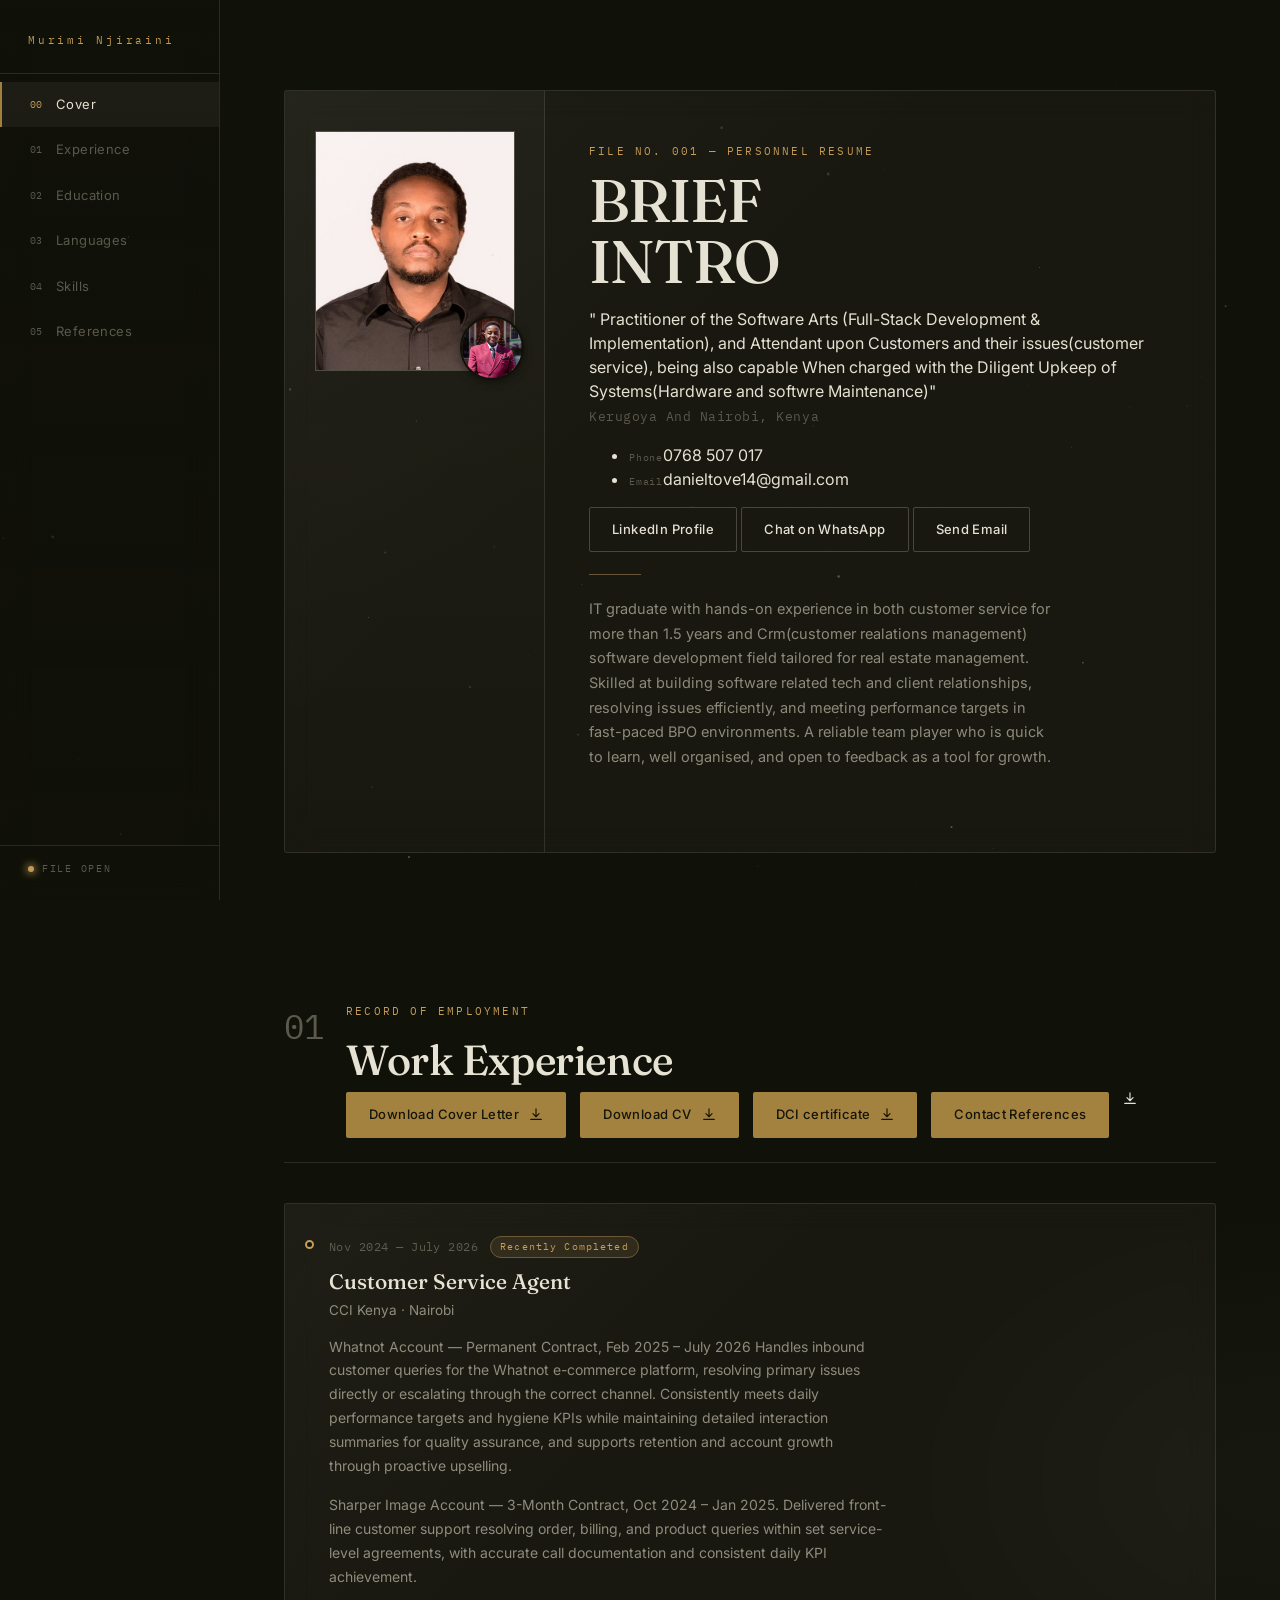
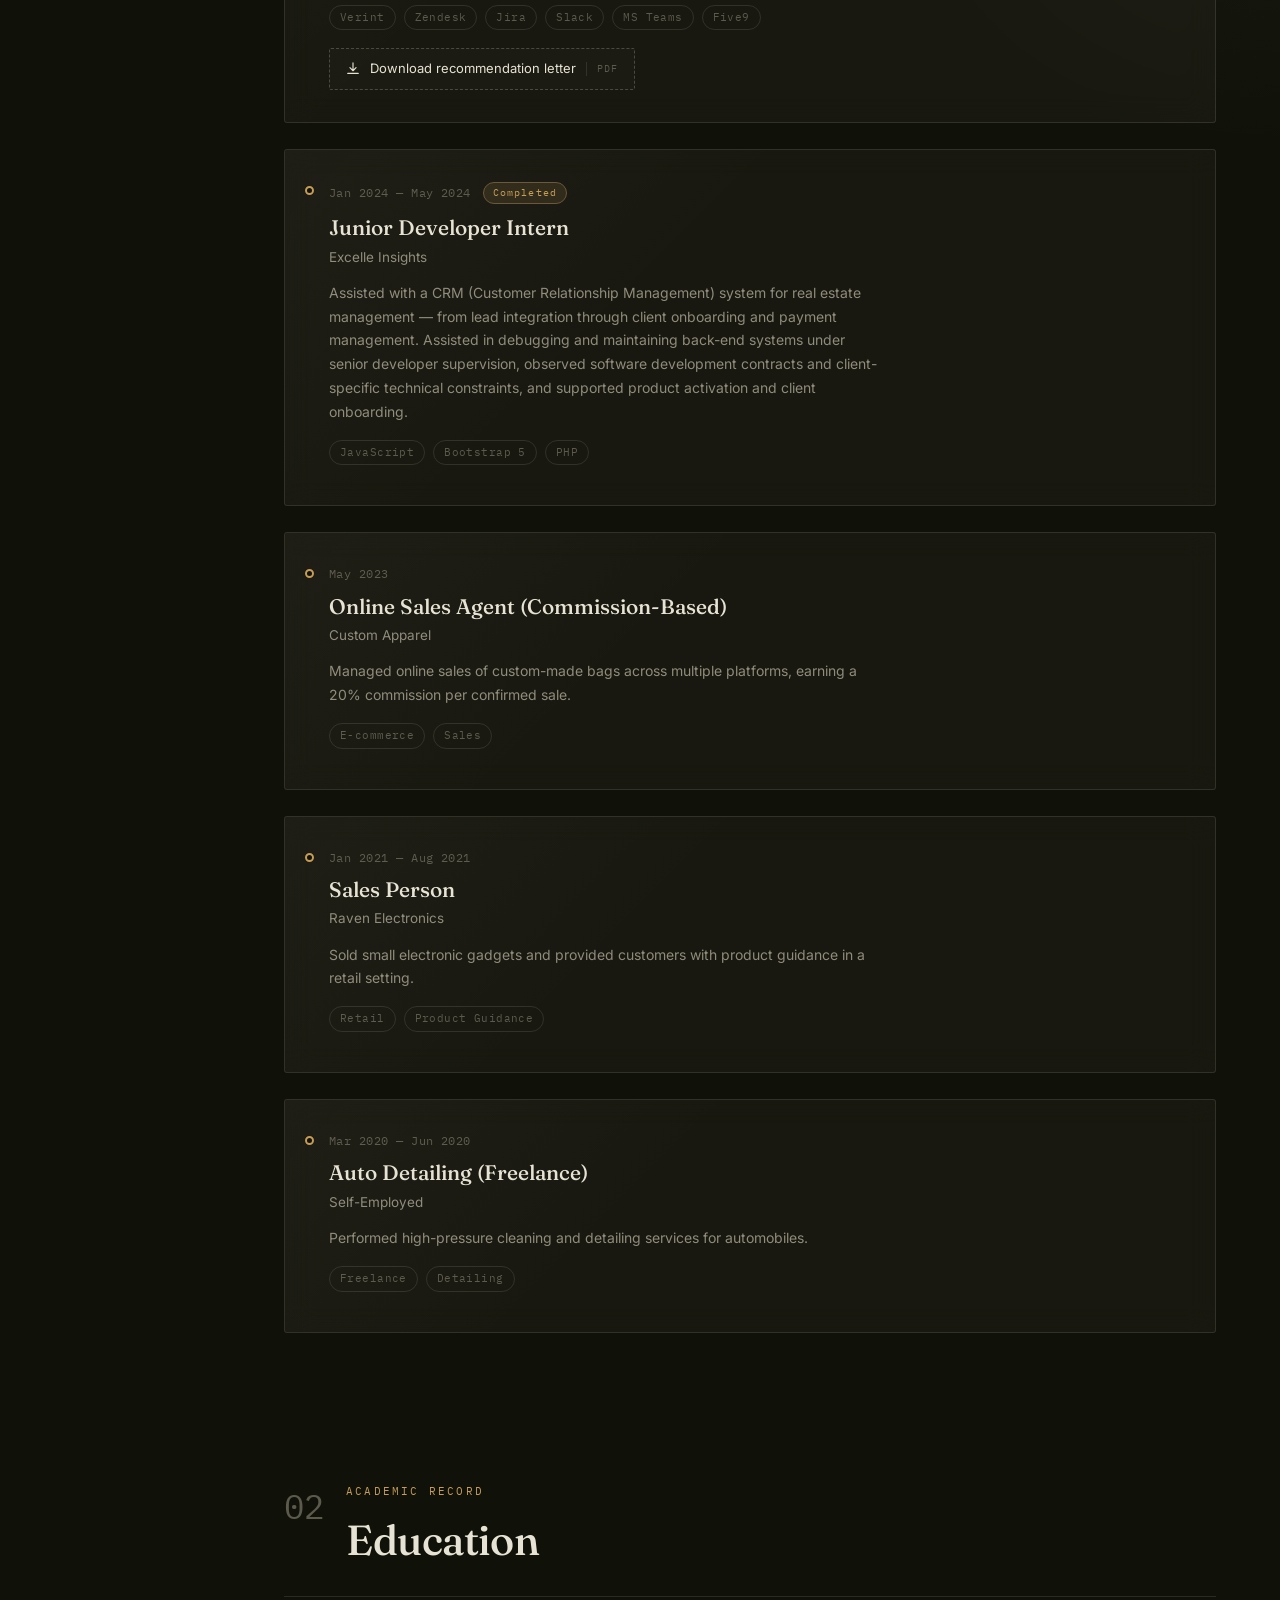
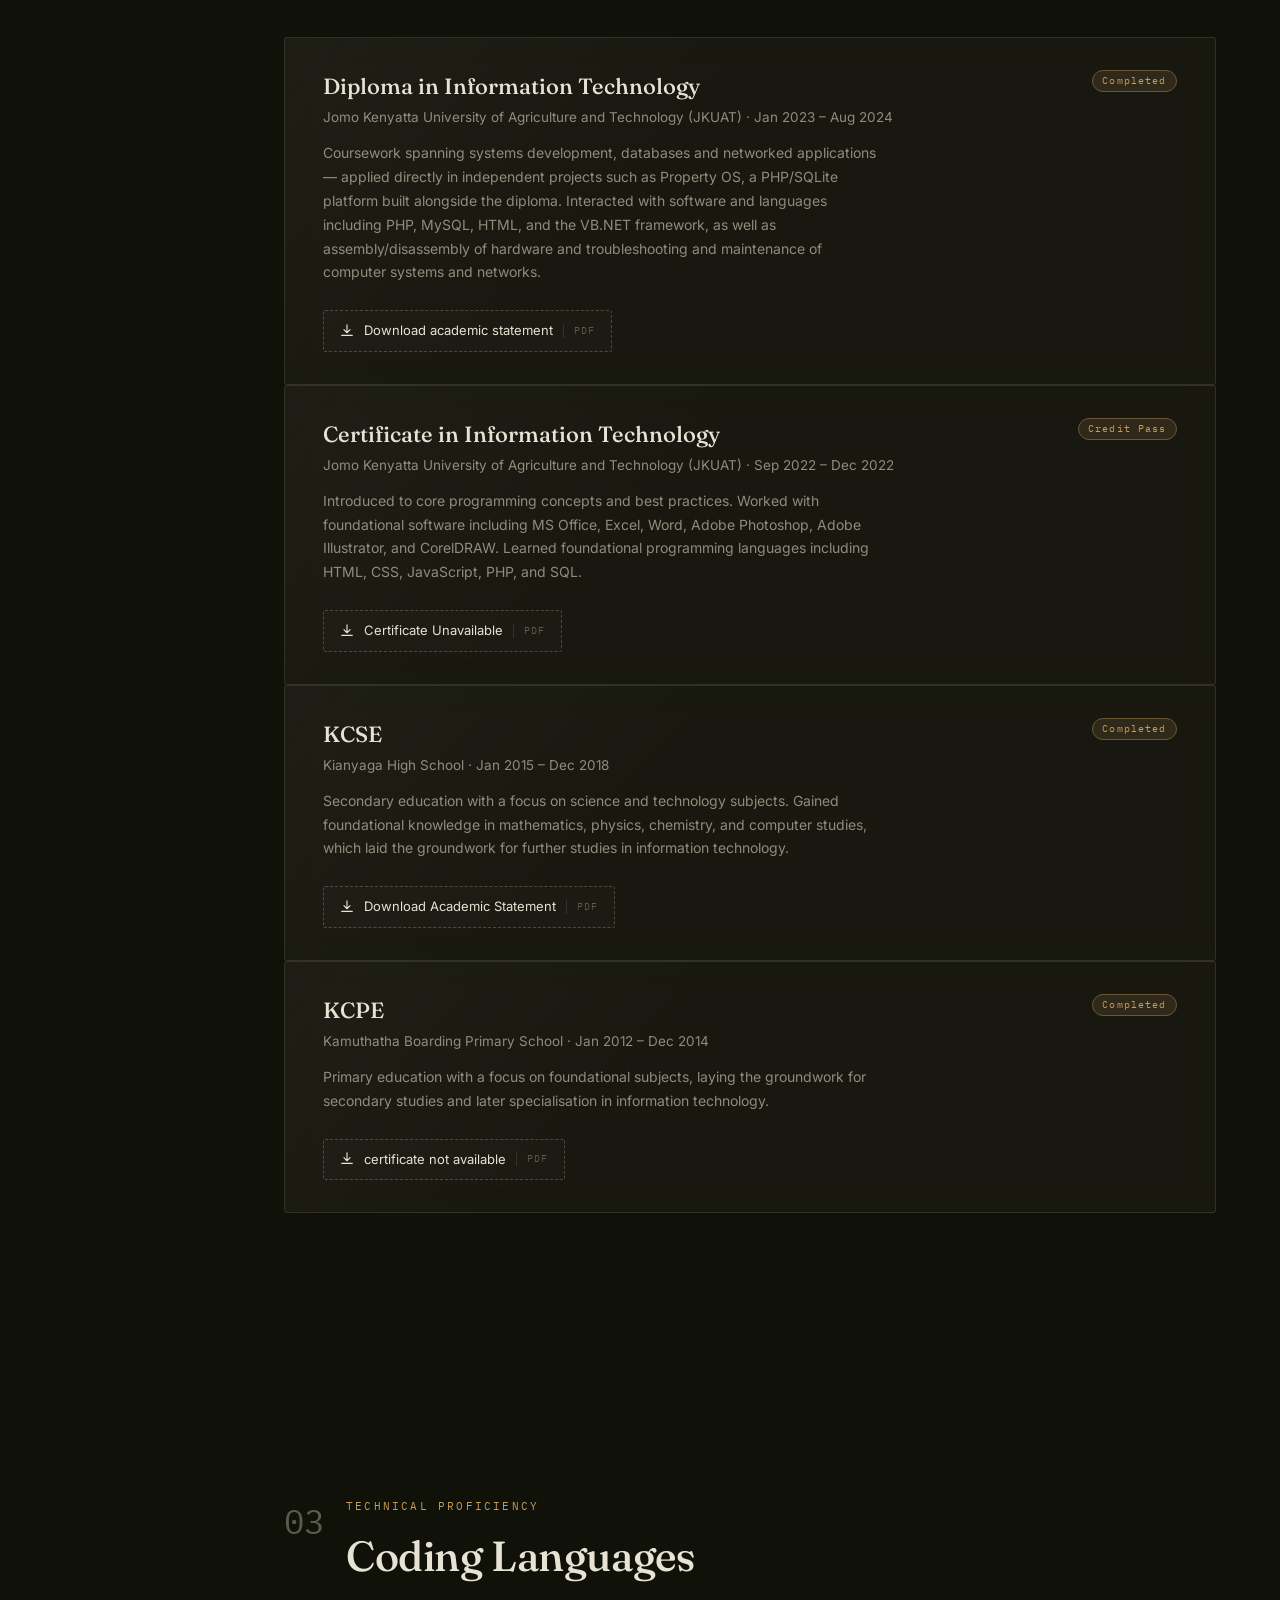
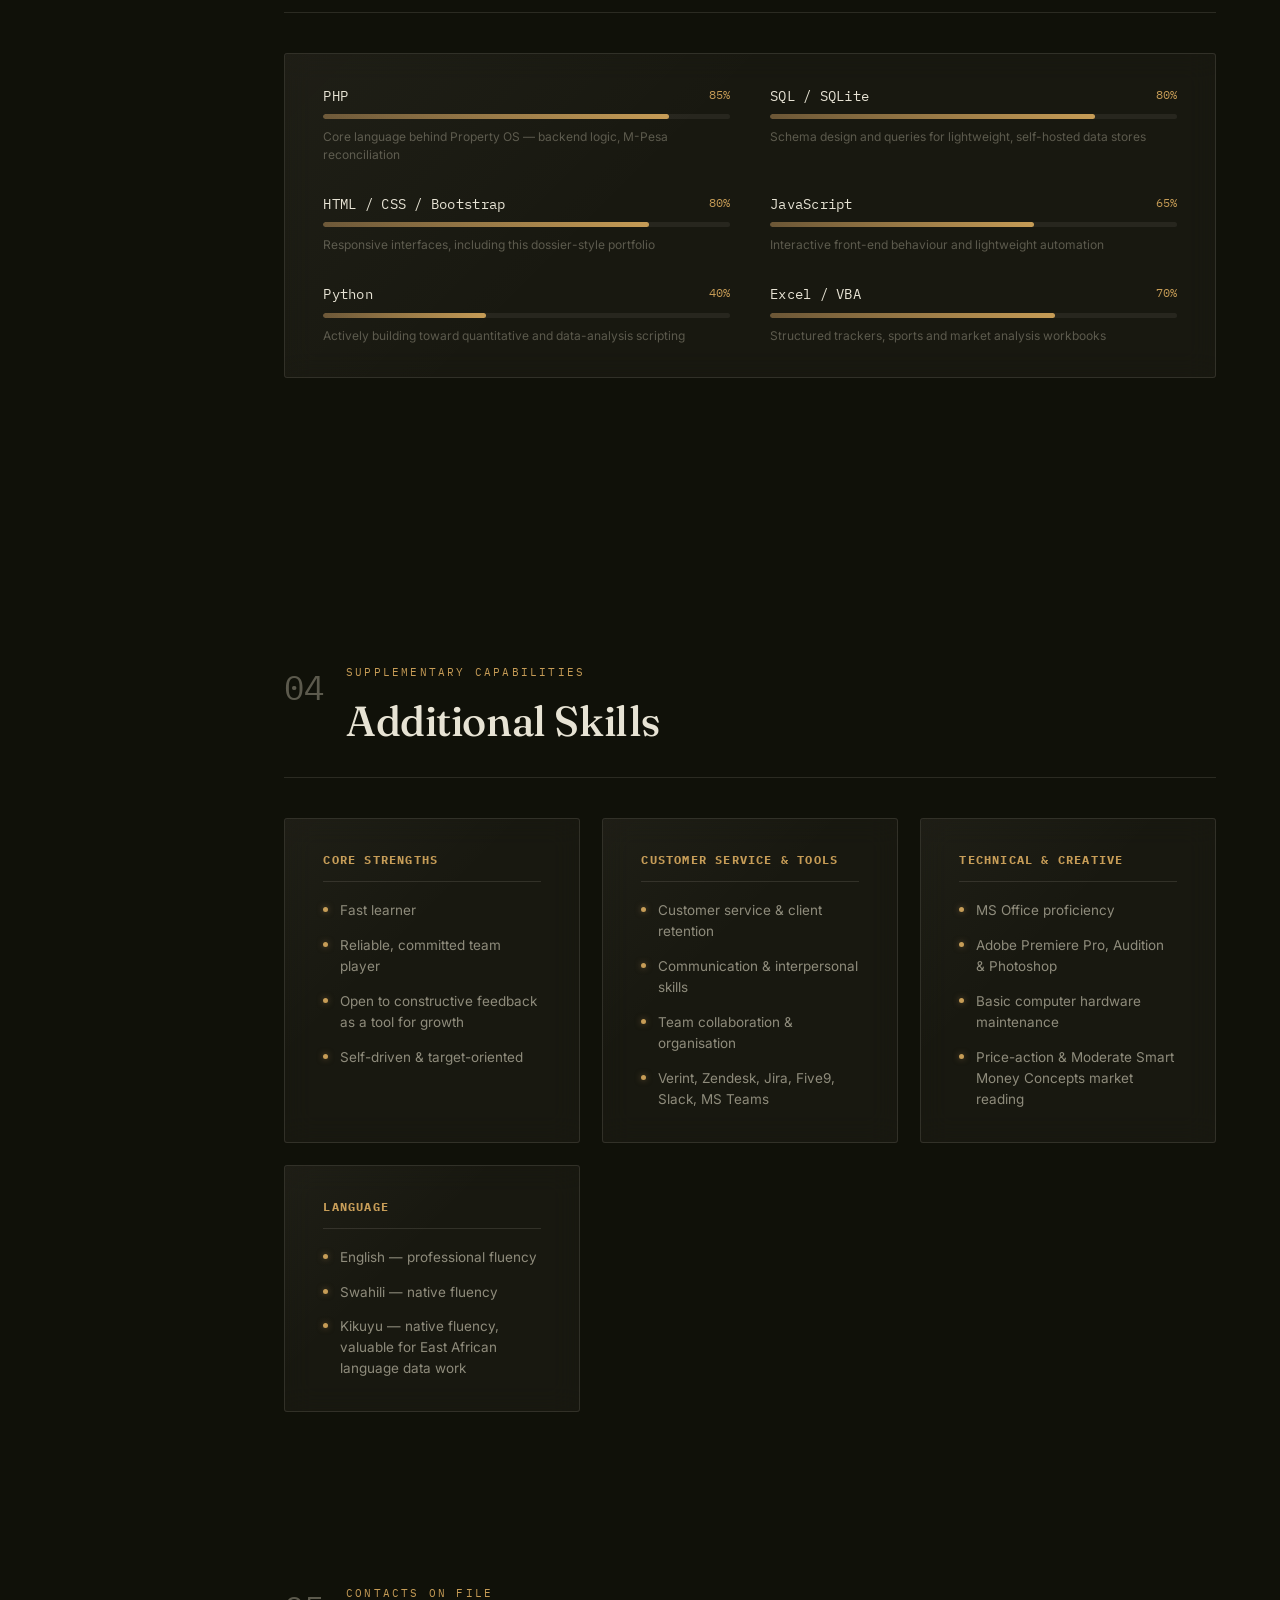
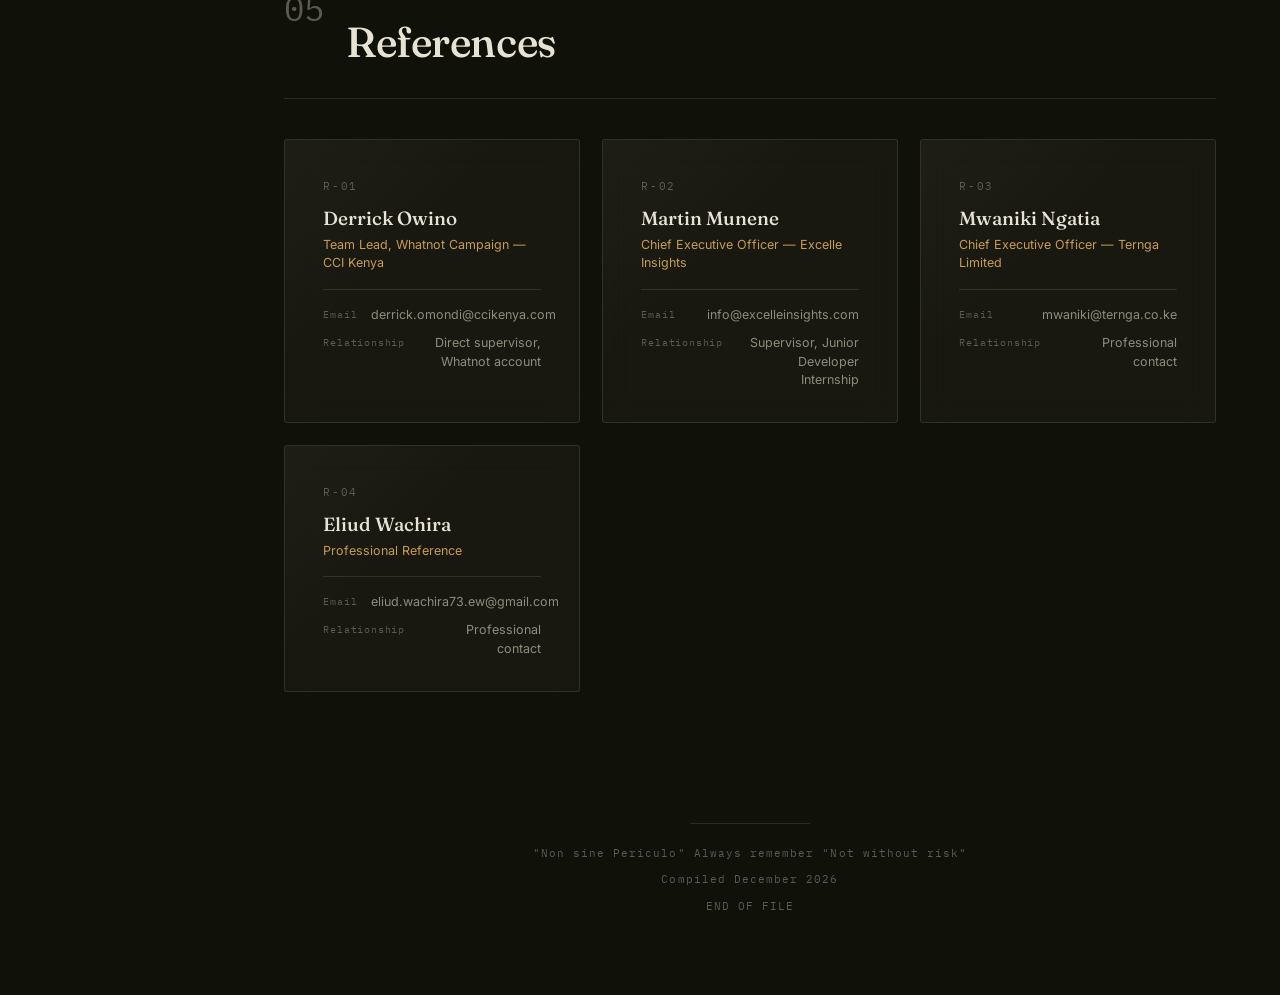
<file: index.html>
<!DOCTYPE html>
<html lang="en">
<head>
<meta charset="UTF-8">
<meta name="viewport" content="width=device-width, initial-scale=1.0">
<title>Portfolio — Dossier</title>
<meta name="description" content="Portfolio of Daniel Murimi Njiraini — IT Developer & Customer service and Systems Professional.">

<link rel="preconnect" href="https://fonts.googleapis.com">
<link rel="preconnect" href="https://fonts.gstatic.com" crossorigin>
<link href="https://fonts.googleapis.com/css2?family=Fraunces:opsz,wght@9..144,300;9..144,400;9..144,500;9..144,600&family=Inter:wght@300;400;500;600&family=IBM+Plex+Mono:wght@400;500&display=swap" rel="stylesheet">

<link rel="stylesheet" href="css/style.css">
</head>
<body>

<!-- grain overlay -->
<svg class="grain-svg grain-container" aria-hidden="true" style="position: fixed; top: 0; left: 0; width: 100%; height: 100%; pointer-events: none; z-index: 9999;">
  <filter id="heavyGrainFilter">
    <feTurbulence id="grainTurbulence" type="fractalNoise" baseFrequency="1.95" numOctaves="6" stitchTiles="stitch" result="noise"/>
    <feDisplacementMap in="SourceGraphic" in2="noise" scale="15" xChannelSelector="R" yChannelSelector="G"/>
    <feColorMatrix in="noise" type="matrix"
      values="0 0 0 0 0
              0 0 0 0 0
              0 0 0 0 0
              0 0 0 0.65 0"/>
  </filter>
  <rect width="100%" height="100%" filter="url(#heavyGrainFilter)"/>
</svg>

<!-- Particle Canvas -->
<canvas id="particleCanvas" aria-hidden="true" style="position: fixed; top: 0; left: 0; width: 100%; height: 100%; pointer-events: none; z-index: 9998;"></canvas>

<!-- side ledger nav -->
<nav class="ledger-nav" aria-label="Section navigation">
  <div class="ledger-mark">Murimi Njiraini</div>
  <ul>
    <li><a href="#cover" class="ledger-link active" data-target="cover"><span class="tab-num">00</span><span class="tab-name">Cover</span></a></li>
    <li><a href="#experience" class="ledger-link" data-target="experience"><span class="tab-num">01</span><span class="tab-name">Experience</span></a></li>
    <li><a href="#education" class="ledger-link" data-target="education"><span class="tab-num">02</span><span class="tab-name">Education</span></a></li>
    <li><a href="#languages" class="ledger-link" data-target="languages"><span class="tab-num">03</span><span class="tab-name">Languages</span></a></li>
    <li><a href="#skills" class="ledger-link" data-target="skills"><span class="tab-num">04</span><span class="tab-name">Skills</span></a></li>
    <li><a href="#references" class="ledger-link" data-target="references"><span class="tab-num">05</span><span class="tab-name">References</span></a></li>
  </ul>
  <div class="ledger-status">
    <span class="status-dot"></span>
    <span>FILE OPEN</span>
  </div>
</nav>
<main>

  <!-- COVER -->
  <section id="cover" class="section cover-section" data-section>
    <div class="panel cover-panel">
      <div class="cover-grid">
     <div class="cover-photo-wrap">
  <div class="placeholder-image" role="img" aria-label="Portrait placeholder">
    <svg viewBox="0 0 200 240" class="placeholder-icon">
      <rect x="1" y="1" width="198" height="238" rx="2" fill="none" stroke="currentColor" stroke-width="1" stroke-dasharray="4 5"/>
      <circle cx="100" cy="92" r="34" fill="none" stroke="currentColor" stroke-width="1.4"/>
      <path d="M40 210c8-38 40-58 60-58s52 20 60 58" fill="none" stroke="currentColor" stroke-width="1.4"/>
    </svg>

    <img
      src="assets/dp.jpg"
      alt="Portrait"
      class="cover-photo-main"
      onload="this.closest('.placeholder-image').classList.add('has-main-photo')"
      onerror="this.style.display='none'">

    <img
      src="assets/IMG_1136.jpg"
      alt="Profile close-up"
      class="cover-photo-badge"
      onload="this.style.opacity=1"
      onerror="this.style.display='none'">
  </div>

</div>

        <div class="cover-copy">
          <p class="eyebrow">FILE No. 001 — PERSONNEL RESUME</p>
          <h1 class="cover-name">BRIEF<br>INTRO</h1>
          <p class="cover-role">" Practitioner of the Software Arts (Full-Stack Development & Implementation), and Attendant upon Customers and their issues(customer service), being also capable When charged with the Diligent Upkeep of Systems(Hardware and softwre Maintenance)"</p>
          <p class="cover-location">Kerugoya And Nairobi, Kenya</p>
          <ul class="cover-contact-list">
            <li><span class="ref-label">Phone</span><span>0768 507 017</span></li>
            <li><span class="ref-label">Email</span><span>danieltove14@gmail.com</span></li>
          </ul>
            <a class="btn btn-ghost" href="https://linkedin.com/in/murimi-mn-njiraini000" target="_blank"><span>LinkedIn Profile</span></a>
            <a class="btn btn-ghost" href="https://wa.me/+254768507017" target="_blank"><span>Chat on WhatsApp</span></a>
            <a class="btn btn-ghost" href="mailto:Danieltove14@gmail.com"><span>Send Email</span></a>
          
          <div class="cover-divider"></div>
          <p class="cover-summary">
            
            
            IT graduate with hands-on experience in both customer service for more than 1.5 years and Crm(customer realations management) software development field tailored for real estate management.
            
            Skilled at building software related tech and client relationships, resolving issues efficiently, and meeting
            performance targets in fast-paced BPO environments. A reliable team player who is quick to
            learn, well organised, and open to feedback as a tool for growth.
            
          </p>
        
        </div>
      </div>
    </div>
  </section>

  
  <!-- EXPERIENCE -->
  <section id="experience" class="section" data-section>
    <div class="section-head">
      <span class="tab-num-lg">01</span>
      <div>
        <p class="eyebrow">RECORD OF EMPLOYMENT</p>
        <h2 class="section-title">Work Experience</h2>
          <div class="cover-actions">
          
             <a class="btn btn-primary" href="documents/Daniel_Murimi_Njiraini_Cover_Letter-v1.pdf" download>
              <span>Download Cover Letter </span>
               <svg viewBox="0 0 16 16" class="btn-icon"><path d="M8 1v9m0 0l-3.5-3.5M8 10l3.5-3.5M2 13h12" fill="none" stroke="currentColor" stroke-width="1.3" stroke-linecap="round" stroke-linejoin="round"/></svg></a>
               
            <a class="btn btn-primary" href="documents/CV_Daniel_Murimi_Njiraini.pdf" download>
              <span>Download CV</span>
              <svg viewBox="0 0 16 16" class="btn-icon"><path d="M8 1v9m0 0l-3.5-3.5M8 10l3.5-3.5M2 13h12" fill="none" stroke="currentColor" stroke-width="1.3" stroke-linecap="round" stroke-linejoin="round"/></svg>
            </a>
           
              
            <a class="btn btn-primary" href="documents/PCC-WWS7G4DKP-POLICE CLEARANCE CERTIFICATE WK_copy.pdf" download>
              <span> DCI certificate</span>
              <svg viewBox="0 0 16 16" class="btn-icon"><path d="M8 1v9m0 0l-3.5-3.5M8 10l3.5-3.5M2 13h12" fill="none" stroke="currentColor" stroke-width="1.3" stroke-linecap="round" stroke-linejoin="round"/></svg></a>
            
            <a class="btn btn-primary" href="#references" data-scroll="references"><span>Contact References</span></a>
         <svg viewBox="0 0 16 16" class="btn-icon"><path d="M8 1v9m0 0l-3.5-3.5M8 10l3.5-3.5M2 13h12" fill="none" stroke="currentColor" stroke-width="1.3" stroke-linecap="round" stroke-linejoin="round"/></svg></a>



          </div>
      </div>
    </div>

    <div class="timeline">

      <article class="panel timeline-item">
        <div class="timeline-marker"></div>
        <div class="timeline-meta">
          <span class="meta-date">Nov 2024 — July 2026</span>
          <span class="meta-status status-current">Recently Completed</span>
        </div>
        <h3 class="timeline-role">Customer Service Agent</h3>
        <p class="timeline-org">CCI Kenya · Nairobi</p>
        <p class="timeline-desc">
          Whatnot Account — Permanent Contract, Feb 2025 – July 2026 Handles inbound customer queries for
          the Whatnot e-commerce platform, resolving primary issues directly or escalating through the
          correct channel. Consistently meets daily performance targets and hygiene KPIs while maintaining
          detailed interaction summaries for quality assurance, and supports retention and account growth
          through proactive upselling.
        </p>
        <p class="timeline-desc">
          Sharper Image Account — 3-Month Contract, Oct 2024 – Jan 2025. Delivered front-line customer
          support resolving order, billing, and product queries within set service-level agreements, with
          accurate call documentation and consistent daily KPI achievement.
        </p>
        <ul class="timeline-tags">
          <li>Verint</li><li>Zendesk</li><li>Jira</li><li>Slack</li><li>MS Teams</li><li>Five9</li>
        </ul>
        <a class="doc-link" href="documents/CCI_Recommendation_Letter.pdf" download>
          <svg viewBox="0 0 16 16" class="doc-icon"><path d="M8 1v9m0 0l-3.5-3.5M8 10l3.5-3.5M2 13h12" fill="none" stroke="currentColor" stroke-width="1.3" stroke-linecap="round" stroke-linejoin="round"/></svg>
          <span>Download recommendation letter</span>
          <span class="doc-filetype">PDF</span>
        </a>
      </article>

      

      <article class="panel timeline-item">
        <div class="timeline-marker"></div>
        <div class="timeline-meta">
          <span class="meta-date">Jan 2024 — May 2024</span>
          <span class="meta-status status-current">Completed</span>
        </div>
        <h3 class="timeline-role">Junior Developer Intern</h3>
        <p class="timeline-org">Excelle Insights</p>
        <p class="timeline-desc">
          Assisted with a CRM (Customer Relationship Management) system for real estate management —
          from lead integration through client onboarding and payment management. Assisted in debugging
          and maintaining back-end systems under senior developer supervision, observed software
          development contracts and client-specific technical constraints, and supported product
          activation and client onboarding.
        </p>
        <ul class="timeline-tags">
          <li>JavaScript</li><li>Bootstrap 5</li><li>PHP</li>
        </ul>
      </article>

      <article class="panel timeline-item">
        <div class="timeline-marker"></div>
        <div class="timeline-meta">
          <span class="meta-date">May 2023</span>
        </div>
        <h3 class="timeline-role">Online Sales Agent (Commission-Based)</h3>
        <p class="timeline-org">Custom Apparel</p>
        <p class="timeline-desc">
          Managed online sales of custom-made bags across multiple platforms, earning a 20% commission
          per confirmed sale.
        </p>
        <ul class="timeline-tags">
          <li>E-commerce</li><li>Sales</li>
        </ul>
      </article>

      <article class="panel timeline-item">
        <div class="timeline-marker"></div>
        <div class="timeline-meta">
          <span class="meta-date">Jan 2021 — Aug 2021</span>
        </div>
        <h3 class="timeline-role">Sales Person</h3>
        <p class="timeline-org">Raven Electronics</p>
        <p class="timeline-desc">
          Sold small electronic gadgets and provided customers with product guidance in a retail setting.
        </p>
        <ul class="timeline-tags">
          <li>Retail</li><li>Product Guidance</li>
        </ul>
      </article>

      <article class="panel timeline-item">
        <div class="timeline-marker"></div>
        <div class="timeline-meta">
          <span class="meta-date">Mar 2020 — Jun 2020</span>
        </div>
        <h3 class="timeline-role">Auto Detailing (Freelance)</h3>
        <p class="timeline-org">Self-Employed</p>
        <p class="timeline-desc">
          Performed high-pressure cleaning and detailing services for automobiles.
        </p>
        <ul class="timeline-tags">
          <li>Freelance</li><li>Detailing</li>
        </ul>
      </article>

    </div>
  </section>

  <!-- EDUCATION -->
  <section id="education" class="section" data-section>
    <div class="section-head">
      <span class="tab-num-lg">02</span>
      <div>
        <p class="eyebrow">ACADEMIC RECORD</p>
        <h2 class="section-title">Education</h2>
      </div>
    </div>

    <div class="panel edu-item">
      <div class="edu-top">
        <div>
          <h3 class="edu-title">Diploma in Information Technology</h3>
          <p class="edu-org">Jomo Kenyatta University of Agriculture and Technology (JKUAT) · Jan 2023 – Aug 2024</p>
        </div>
        <span class="meta-status status-progress">Completed</span>
      </div>
      <p class="timeline-desc">
        Coursework spanning systems development, databases and networked applications — applied directly
        in independent projects such as Property OS, a PHP/SQLite platform built alongside the diploma.
        Interacted with software and languages including PHP, MySQL, HTML, and the VB.NET framework, as
        well as assembly/disassembly of hardware and troubleshooting and maintenance of computer systems
        and networks.
      </p>
      <a class="doc-link" href="documents/JKUAT_Diploma_Certificate.pdf" download>
        <svg viewBox="0 0 16 16" class="doc-icon"><path d="M8 1v9m0 0l-3.5-3.5M8 10l3.5-3.5M2 13h12" fill="none" stroke="currentColor" stroke-width="1.3" stroke-linecap="round" stroke-linejoin="round"/></svg>
        <span>Download academic statement</span>
        <span class="doc-filetype">PDF</span>
      </a>
    </div>

     <div class="panel edu-item">
      <div class="edu-top">
        <div>
          <h3 class="edu-title">Certificate in Information Technology</h3>
          <p class="edu-org">Jomo Kenyatta University of Agriculture and Technology (JKUAT) · Sep 2022 – Dec 2022</p>
        </div>
        <span class="meta-status status-progress">Credit Pass</span>
      </div>
      <p class="timeline-desc">
        Introduced to core programming concepts and best practices. Worked with foundational software
        including MS Office, Excel, Word, Adobe Photoshop, Adobe Illustrator, and CorelDRAW. Learned
        foundational programming languages including HTML, CSS, JavaScript, PHP, and SQL.
      </p>
      <a class="doc-link" href="documents/JKUAT_Certificate_Certificate.pdf" download>
        <svg viewBox="0 0 16 16" class="doc-icon"><path d="M8 1v9m0 0l-3.5-3.5M8 10l3.5-3.5M2 13h12" fill="none" stroke="currentColor" stroke-width="1.3" stroke-linecap="round" stroke-linejoin="round"/></svg>
        <span> Certificate Unavailable </span>
        <span class="doc-filetype">PDF</span>
      </a>
    </div>

     <div class="panel edu-item">
      <div class="edu-top">
        <div>
          <h3 class="edu-title">KCSE</h3>
          <p class="edu-org">Kianyaga High School · Jan 2015 – Dec 2018</p>
        </div>
        <span class="meta-status status-progress">Completed</span>
      </div>
      <p class="timeline-desc">
      Secondary education with a focus on science and technology subjects. Gained foundational knowledge in
      mathematics, physics, chemistry, and computer studies, which laid the groundwork for further studies
      in information technology.
      </p>
      <a class="doc-link" href="documents/result slip541.pdf" download>
        <svg viewBox="0 0 16 16" class="doc-icon"><path d="M8 1v9m0 0l-3.5-3.5M8 10l3.5-3.5M2 13h12" fill="none" stroke="currentColor" stroke-width="1.3" stroke-linecap="round" stroke-linejoin="round"/></svg>
        <span> Download Academic Statement </span>
        <span class="doc-filetype">PDF</span>
      </a>
    </div>

    <div class="panel edu-item">
      <div class="edu-top">
        <div>
          <h3 class="edu-title">KCPE</h3>
          <p class="edu-org">Kamuthatha Boarding Primary School · Jan 2012 – Dec 2014</p>
        </div>
        <span class="meta-status status-progress">Completed</span>
      </div>
      <p class="timeline-desc">
      Primary education with a focus on foundational subjects, laying the groundwork for secondary studies
      and later specialisation in information technology.
      </p>
      <a class="doc-link" href="documents/Kamuthatha_Primary_KCPE_Certificate.pdf" download>
        <svg viewBox="0 0 16 16" class="doc-icon"><path d="M8 1v9m0 0l-3.5-3.5M8 10l3.5-3.5M2 13h12" fill="none" stroke="currentColor" stroke-width="1.3" stroke-linecap="round" stroke-linejoin="round"/></svg>
        <span>certificate not available</span>
        <span class="doc-filetype">PDF</span>
      </a>
    </div>

  </section>

  <!-- LANGUAGES / CODING -->
  <section id="languages" class="section" data-section>
    <div class="section-head">
      <span class="tab-num-lg">03</span>
      <div>
        <p class="eyebrow">TECHNICAL PROFICIENCY</p>
        <h2 class="section-title">Coding Languages</h2>
      </div>
    </div>

    <div class="panel lang-panel">
      <div class="lang-grid">

        <div class="lang-item">
          <div class="lang-head"><span class="lang-name">PHP</span><span class="lang-pct">85%</span></div>
          <div class="lang-bar"><div class="lang-fill" style="--pct:85%"></div></div>
          <p class="lang-note">Core language behind Property OS — backend logic, M-Pesa reconciliation</p>
        </div>

        <div class="lang-item">
          <div class="lang-head"><span class="lang-name">SQL / SQLite</span><span class="lang-pct">80%</span></div>
          <div class="lang-bar"><div class="lang-fill" style="--pct:80%"></div></div>
          <p class="lang-note">Schema design and queries for lightweight, self-hosted data stores</p>
        </div>

        <div class="lang-item">
          <div class="lang-head"><span class="lang-name">HTML / CSS / Bootstrap</span><span class="lang-pct">80%</span></div>
          <div class="lang-bar"><div class="lang-fill" style="--pct:80%"></div></div>
          <p class="lang-note">Responsive interfaces, including this dossier-style portfolio</p>
        </div>

        <div class="lang-item">
          <div class="lang-head"><span class="lang-name">JavaScript</span><span class="lang-pct">65%</span></div>
          <div class="lang-bar"><div class="lang-fill" style="--pct:65%"></div></div>
          <p class="lang-note">Interactive front-end behaviour and lightweight automation</p>
        </div>

        <div class="lang-item">
          <div class="lang-head"><span class="lang-name">Python</span><span class="lang-pct">40%</span></div>
          <div class="lang-bar"><div class="lang-fill" style="--pct:40%"></div></div>
          <p class="lang-note">Actively building toward quantitative and data-analysis scripting</p>
        </div>

        <div class="lang-item">
          <div class="lang-head"><span class="lang-name">Excel / VBA</span><span class="lang-pct">70%</span></div>
          <div class="lang-bar"><div class="lang-fill" style="--pct:70%"></div></div>
          <p class="lang-note">Structured trackers, sports and market analysis workbooks</p>
        </div>

      </div>
    </div>
  </section>

  <!-- SKILLS -->
  <section id="skills" class="section" data-section>
    <div class="section-head">
      <span class="tab-num-lg">04</span>
      <div>
        <p class="eyebrow">SUPPLEMENTARY CAPABILITIES</p>
        <h2 class="section-title">Additional Skills</h2>
      </div>
    </div>

    <div class="skills-columns">
      <div class="panel skills-col">
        <h3 class="skills-col-title">Core Strengths</h3>
        <ul class="skill-list">
          <li><span class="skill-dot"></span>Fast learner</li>
          <li><span class="skill-dot"></span>Reliable, committed team player</li>
          <li><span class="skill-dot"></span>Open to constructive feedback as a tool for growth</li>
          <li><span class="skill-dot"></span>Self-driven &amp; target-oriented</li>
        </ul>
      </div>
      <div class="panel skills-col">
        <h3 class="skills-col-title">Customer Service &amp; Tools</h3>
        <ul class="skill-list">
          <li><span class="skill-dot"></span>Customer service &amp; client retention</li>
          <li><span class="skill-dot"></span>Communication &amp; interpersonal skills</li>
          <li><span class="skill-dot"></span>Team collaboration &amp; organisation</li>
          <li><span class="skill-dot"></span>Verint, Zendesk, Jira, Five9, Slack, MS Teams</li>
        </ul>
      </div>
      <div class="panel skills-col">
        <h3 class="skills-col-title">Technical &amp; Creative</h3>
        <ul class="skill-list">
          <li><span class="skill-dot"></span>MS Office proficiency</li>
          <li><span class="skill-dot"></span>Adobe Premiere Pro, Audition &amp; Photoshop</li>
          <li><span class="skill-dot"></span>Basic computer hardware maintenance</li>
          <li><span class="skill-dot"></span>Price-action &amp; Moderate Smart Money Concepts market reading</li>
        </ul>      </div>
      <div class="panel skills-col">
        <h3 class="skills-col-title">Language</h3>
        <ul class="skill-list">
          <li><span class="skill-dot"></span>English — professional fluency</li>
          <li><span class="skill-dot"></span>Swahili — native fluency</li>
          <li><span class="skill-dot"></span>Kikuyu — native fluency, valuable for East African language data work</li>
        </ul>
      </div>
    </div>
  </section>

  <!-- REFERENCES -->
  <section id="references" class="section" data-section>
    <div class="section-head">
      <span class="tab-num-lg">05</span>
      <div>
        <p class="eyebrow">CONTACTS ON FILE</p>
        <h2 class="section-title">References</h2>
      </div>
    </div>

    <div class="ref-grid">

      <div class="panel ref-card">
        <span class="ref-index">R-01</span>
        <h3 class="ref-name">Derrick Owino</h3>
        <p class="ref-role">Team Lead, Whatnot Campaign — CCI Kenya</p>
        <div class="ref-divider"></div>
        <ul class="ref-contact">
          <li><span class="ref-label">Email</span><span>derrick.omondi@ccikenya.com</span></li>
          <li><span class="ref-label">Relationship</span><span>Direct supervisor, Whatnot account</span></li>
        </ul>
      </div>

      <div class="panel ref-card">
        <span class="ref-index">R-02</span>
        <h3 class="ref-name">Martin Munene</h3>
        <p class="ref-role">Chief Executive Officer — Excelle Insights</p>
        <div class="ref-divider"></div>
        <ul class="ref-contact">
          <li><span class="ref-label">Email</span><span>info@excelleinsights.com</span></li>
          <li><span class="ref-label">Relationship</span><span>Supervisor, Junior Developer Internship</span></li>
        </ul>
      </div>

      <div class="panel ref-card">
        <span class="ref-index">R-03</span>
        <h3 class="ref-name">Mwaniki Ngatia</h3>
        <p class="ref-role">Chief Executive Officer — Ternga Limited</p>
        <div class="ref-divider"></div>
        <ul class="ref-contact">
          <li><span class="ref-label">Email</span><span>mwaniki@ternga.co.ke</span></li>
          <li><span class="ref-label">Relationship</span><span>Professional contact</span></li>
        </ul>
      </div>

      <div class="panel ref-card">
        <span class="ref-index">R-04</span>
        <h3 class="ref-name">Eliud Wachira</h3>
        <p class="ref-role">Professional Reference</p>
        <div class="ref-divider"></div>
        <ul class="ref-contact">
          <li><span class="ref-label">Email</span><span>eliud.wachira73.ew@gmail.com</span></li>
          <li><span class="ref-label">Relationship</span><span>Professional contact</span></li>
        </ul>
      </div>

    </div>
  </section>

  <footer class="dossier-footer">
    <div class="footer-line"></div>
    <p>"Non sine Periculo" Always remember "Not without risk"</p>
    <p>Compiled <span id="footer-date"></span></p>
    <p> END OF FILE </p>
  </footer>

</main>

<script src="js/script.js"></script>
</body>
</html>
</file>
<file: css/style.css>
/* ============================================================
   DOSSIER — token system
   ============================================================ */
:root{
  --bg-void:      #101109;
  --bg-void-2:    #0c0d07;
  --bg-panel:     rgba(232, 229, 214, 0.035);
  --bg-panel-hi:  rgba(232, 229, 214, 0.06);
  --hairline:     rgba(201, 198, 181, 0.14);
  --hairline-hi:  rgba(201, 198, 181, 0.28);

  --ink:          #e7e3d4;
  --ink-dim:      #8f8c7c;
  --ink-faint:    #5c5a4d;

  --accent:       #a3813f;
  --accent-hi:    #c69c56;
  --accent-dim:   #6b5636;

  --font-display: "Fraunces", Georgia, serif;
  --font-body:    "Inter", -apple-system, sans-serif;
  --font-mono:    "IBM Plex Mono", "Courier New", monospace;

  --nav-w: 220px;
  --ease: cubic-bezier(.22,.9,.32,1);
}

*{ box-sizing:border-box; }

html{ scroll-behavior:smooth; }

body{
  margin:0;
  background:
    radial-gradient(ellipse 900px 600px at 15% -10%, rgba(163,129,63,0.07), transparent 60%),
    radial-gradient(ellipse 700px 500px at 100% 20%, rgba(232,229,214,0.03), transparent 55%),
    var(--bg-void);
  color:var(--ink);
  font-family:var(--font-body);
  font-weight:400;
  line-height:1.5;
  -webkit-font-smoothing:antialiased;
  overflow-x:hidden;
}

@media (prefers-reduced-motion: reduce){
  *{ animation-duration:0.01ms !important; animation-iteration-count:1 !important; transition-duration:0.01ms !important; scroll-behavior:auto !important; }
}

/* ============================================================
   GRAIN + PARTICLES — signature texture layer
   ============================================================ */
.grain-svg{
  position:fixed; inset:0; width:100%; height:100%;
  pointer-events:none; z-index:2; opacity:0.05; mix-blend-mode:overlay;
}
#particleCanvas{
  position:fixed; inset:0; width:100%; height:100%;
  pointer-events:none; z-index:3;
}

/* ============================================================
   LEDGER NAV — left tab rail
   ============================================================ */
.ledger-nav{
  position:fixed; left:0; top:0; bottom:0; width:var(--nav-w);
  border-right:1px solid var(--hairline);
  background:linear-gradient(180deg, rgba(16,17,9,0.6), rgba(16,17,9,0.35));
  backdrop-filter:blur(18px) saturate(105%);
  -webkit-backdrop-filter:blur(18px) saturate(105%);
  z-index:50;
  display:flex; flex-direction:column;
  padding:32px 0 24px;
}
.ledger-mark{
  font-family:var(--font-mono);
  font-size:11px; letter-spacing:0.25em; color:var(--accent-hi);
  padding:0 28px 24px; border-bottom:1px solid var(--hairline);
  margin-bottom:8px;
}
.ledger-nav ul{ list-style:none; margin:0; padding:0; flex:1; }
.ledger-link{
  display:flex; align-items:center; gap:14px;
  padding:13px 28px;
  text-decoration:none; color:var(--ink-faint);
  border-left:2px solid transparent;
  transition:color .35s var(--ease), border-color .35s var(--ease), background .35s var(--ease);
  position:relative;
}
.ledger-link:hover{ color:var(--ink-dim); background:var(--bg-panel); }
.ledger-link.active{ color:var(--ink); border-left-color:var(--accent); background:var(--bg-panel-hi); }
.ledger-link.active .tab-num{ color:var(--accent-hi); }
.tab-num{
  font-family:var(--font-mono); font-size:10px; color:var(--ink-faint);
  transition:color .35s var(--ease);
}
.tab-name{ font-size:13px; letter-spacing:0.03em; }
.ledger-status{
  padding:16px 28px 0; margin-top:8px; border-top:1px solid var(--hairline);
  display:flex; align-items:center; gap:8px;
  font-family:var(--font-mono); font-size:9.5px; letter-spacing:0.18em; color:var(--ink-faint);
}
.status-dot{
  width:6px; height:6px; border-radius:50%; background:var(--accent-hi);
  box-shadow:0 0 8px 1px var(--accent-hi);
  animation:pulse 2.4s ease-in-out infinite;
}
@keyframes pulse{ 0%,100%{ opacity:1; } 50%{ opacity:0.35; } }

/* ============================================================
   MAIN LAYOUT
   ============================================================ */
main{
  margin-left:var(--nav-w);
  padding:0 clamp(24px, 5vw, 72px);
  max-width:1180px;
}
.section{
  min-height:100vh;
  padding:90px 0 60px;
  display:flex; flex-direction:column; justify-content:center;
  position:relative;
  z-index:5;
}
.cover-section{ min-height:100vh; }

.eyebrow{
  font-family:var(--font-mono); font-size:11px; letter-spacing:0.2em;
  color:var(--accent-hi); text-transform:uppercase; margin:0 0 10px;
}
.section-note{
  font-size:12.5px; color:var(--ink-faint); font-style:italic; margin:-8px 0 28px;
}

.section-head{
  display:flex; align-items:flex-start; gap:22px;
  margin-bottom:40px;
  border-bottom:1px solid var(--hairline);
  padding-bottom:24px;
}
.tab-num-lg{
  font-family:var(--font-mono); font-size:34px; font-weight:400;
  color:var(--ink-faint); line-height:1; padding-top:6px;
}
.section-title{
  font-family:var(--font-display); font-weight:500; font-size:clamp(28px,3.4vw,42px);
  margin:0; color:var(--ink); letter-spacing:-0.01em;
}

/* ============================================================
   GLASS PANEL — blur-to-clear focus-pull
   ============================================================ */
.panel{
  background:var(--bg-panel);
  border:1px solid var(--hairline);
  border-radius:3px;
  backdrop-filter:blur(14px) saturate(100%);
  -webkit-backdrop-filter:blur(14px) saturate(100%);
  padding:32px clamp(20px, 3vw, 40px);
  position:relative;

  /* focus-pull default state: soft, hazy, receded */
  filter:blur(6px);
  opacity:0;
  transform:translateY(26px) scale(0.985);
  transition:
    filter 1.1s var(--ease),
    opacity 1.1s var(--ease),
    transform 1.1s var(--ease),
    border-color .4s ease,
    background .4s ease;
}
.panel::before{
  content:"";
  position:absolute; inset:0; border-radius:3px;
  background:linear-gradient(135deg, rgba(232,229,214,0.05), transparent 40%);
  pointer-events:none; opacity:0.6;
}
.panel.in-view{
  filter:blur(0px);
  opacity:1;
  transform:translateY(0) scale(1);
}
.panel:hover{
  border-color:var(--hairline-hi);
  background:var(--bg-panel-hi);
}

/* stagger children of multi-panel sections */
.timeline-item:nth-of-type(2){ transition-delay:0.12s; }
.ref-card:nth-of-type(2){ transition-delay:0.08s; }
.ref-card:nth-of-type(3){ transition-delay:0.16s; }
.ref-card:nth-of-type(4){ transition-delay:0.24s; }
.skills-col:nth-of-type(2){ transition-delay:0.1s; }
.skills-col:nth-of-type(3){ transition-delay:0.2s; }

/* ============================================================
   COVER
   ============================================================ */
.cover-panel{ padding:0; overflow:hidden; }
.cover-grid{
  display:grid; grid-template-columns:260px 1fr; gap:0;
}
.cover-photo-wrap{
  padding:40px; border-right:1px solid var(--hairline);
  display:flex; flex-direction:column; align-items:center; gap:14px;
  background:linear-gradient(180deg, rgba(232,229,214,0.03), transparent);
}

.placeholder-image{
  width:200px; height:240px;
  border:1px solid var(--hairline-hi);
  display:flex; flex-direction:column; align-items:center; justify-content:center;
  color:var(--ink-faint);
  background:repeating-linear-gradient(135deg, rgba(232,229,214,0.02) 0 2px, transparent 2px 10px);
  gap:10px;
  position:relative;   /* NEW */
  overflow:visible;    /* NEW */
}
.placeholder-icon{ width:70%; height:auto; opacity:0.7; }

/* main portrait photo — fills the placeholder box */
.cover-photo-main{
  position:absolute; inset:0;
  width:100%; height:100%;
  object-fit:cover;
  opacity:0;
  transition:opacity 0.3s var(--ease);
  z-index:1;
}
.placeholder-image.has-main-photo .cover-photo-main{ opacity:1; }
.placeholder-image.has-main-photo .placeholder-icon{ display:none; }

/* small rounded badge photo, overlapping bottom-right corner */
.cover-photo-badge{
  position:absolute;
  bottom:-10px; right:-10px;
  width:64px; height:64px;
  border-radius:50%;
  object-fit:cover;
  border:2px solid var(--bg-void);
  background:var(--bg-void);
  box-shadow:0 2px 10px rgba(0,0,0,0.45);
  opacity:0;
  transition:opacity 0.3s var(--ease);
  z-index:2;
}.placeholder-caption{
  font-family:var(--font-mono); font-size:9px; letter-spacing:0.15em; color:var(--ink-faint);
}
.upload-hint{
  background:none; border:none; color:var(--ink-faint);
  font-family:var(--font-mono); font-size:10px; letter-spacing:0.05em;
  cursor:default; text-decoration:underline dotted var(--ink-faint); text-underline-offset:3px;
}
.cover-copy{ padding:52px 48px 52px 44px; }
.cover-name{
  font-family:var(--font-display); font-weight:500;
  font-size:clamp(38px, 5vw, 60px); line-height:1.03;
  margin:0 0 14px; letter-spacing:-0.015em;
}
.cover-role{ font-size:16px; color:var(--ink); margin:0 0 4px; }
.cover-location{ font-size:13px; color:var(--ink-faint); margin:0; font-family:var(--font-mono); letter-spacing:0.04em; }
.cover-divider{ width:52px; height:1px; background:var(--accent-dim); margin:22px 0; }
.cover-summary{ max-width:52ch; color:var(--ink-dim); font-size:14.5px; line-height:1.7; margin:0 0 30px; }
.cover-actions{ display:flex; gap:14px; flex-wrap:wrap; }

/* buttons */
.btn{
  display:inline-flex; align-items:center; gap:10px;
  padding:12px 22px; font-size:13px; letter-spacing:0.03em;
  text-decoration:none; border-radius:2px; font-family:var(--font-body); font-weight:500;
  transition:all .3s var(--ease); border:1px solid transparent;
}
.btn-primary{
  background:var(--accent); color:#141508;
  box-shadow:0 0 0 0 rgba(163,129,63,0);
}
.btn-primary:hover{ background:var(--accent-hi); box-shadow:0 4px 22px -4px rgba(198,156,86,0.45); transform:translateY(-1px); }
.btn-ghost{ border-color:var(--hairline-hi); color:var(--ink); background:transparent; }
.btn-ghost:hover{ border-color:var(--accent-hi); color:var(--accent-hi); }
.btn-icon{ width:14px; height:14px; }

/* ============================================================
   TIMELINE (Experience)
   ============================================================ */
.timeline{ display:flex; flex-direction:column; gap:26px; }
.timeline-item{ padding-left:44px; }
.timeline-marker{
  position:absolute; left:20px; top:36px;
  width:9px; height:9px; border-radius:50%;
  background:var(--bg-void); border:2px solid var(--accent-hi);
}
.timeline-meta{ display:flex; gap:12px; align-items:center; margin-bottom:8px; }
.meta-date{ font-family:var(--font-mono); font-size:11.5px; color:var(--ink-faint); letter-spacing:0.04em; }
.meta-status{
  font-family:var(--font-mono); font-size:9.5px; letter-spacing:0.12em; padding:3px 9px; border-radius:20px;
}
.status-current{ background:rgba(163,129,63,0.16); color:var(--accent-hi); border:1px solid var(--accent-dim); }
.status-progress{ background:rgba(163,129,63,0.16); color:var(--accent-hi); border:1px solid var(--accent-dim); }
.timeline-role{ font-family:var(--font-display); font-size:21px; font-weight:500; margin:0 0 3px; }
.timeline-org{ font-size:13.5px; color:var(--ink-dim); margin:0 0 14px; }
.timeline-desc{ font-size:14px; color:var(--ink-dim); line-height:1.7; max-width:62ch; margin:0 0 16px; }
.timeline-tags{ list-style:none; display:flex; gap:8px; flex-wrap:wrap; padding:0; margin:0 0 8px; }
.timeline-tags li{
  font-family:var(--font-mono); font-size:10.5px; letter-spacing:0.04em;
  color:var(--ink-faint); border:1px solid var(--hairline); padding:4px 10px; border-radius:20px;
}

/* download links */
.doc-link{
  display:inline-flex; align-items:center; gap:10px; margin-top:10px;
  padding:10px 16px; border:1px dashed var(--hairline-hi); border-radius:2px;
  text-decoration:none; color:var(--ink); font-size:13px;
  transition:all .3s var(--ease); background:rgba(232,229,214,0.015);
}
.doc-link:hover{ border-color:var(--accent-hi); border-style:solid; background:rgba(163,129,63,0.08); color:var(--accent-hi); }
.doc-icon{ width:14px; height:14px; flex-shrink:0; }
.doc-filetype{
  margin-left:auto; font-family:var(--font-mono); font-size:9.5px; letter-spacing:0.1em;
  color:var(--ink-faint); border-left:1px solid var(--hairline); padding-left:10px;
}

/* ============================================================
   EDUCATION
   ============================================================ */
.edu-top{ display:flex; justify-content:space-between; align-items:flex-start; gap:20px; margin-bottom:14px; flex-wrap:wrap; }
.edu-title{ font-family:var(--font-display); font-size:22px; font-weight:500; margin:0 0 4px; }
.edu-org{ font-size:13.5px; color:var(--ink-dim); margin:0; }

/* ============================================================
   LANGUAGES / CODING BARS
   ============================================================ */
.lang-grid{ display:grid; grid-template-columns:repeat(auto-fit, minmax(280px,1fr)); gap:30px 40px; }
.lang-head{ display:flex; justify-content:space-between; margin-bottom:8px; }
.lang-name{ font-family:var(--font-mono); font-size:13.5px; letter-spacing:0.02em; }
.lang-pct{ font-family:var(--font-mono); font-size:12px; color:var(--accent-hi); }
.lang-bar{ height:5px; background:rgba(232,229,214,0.07); border-radius:6px; overflow:hidden; margin-bottom:9px; }
.lang-fill{
  height:100%; width:0%; border-radius:6px;
  background:linear-gradient(90deg, var(--accent-dim), var(--accent-hi));
  transition:width 1.4s var(--ease);
}
.lang-fill.animate{ width:var(--pct); }
.lang-note{ font-size:12px; color:var(--ink-faint); margin:0; line-height:1.5; }

/* ============================================================
   SKILLS
   ============================================================ */
.skills-columns{ display:grid; grid-template-columns:repeat(auto-fit, minmax(260px,1fr)); gap:22px; }
.skills-col-title{
  font-family:var(--font-mono); font-size:12px; letter-spacing:0.1em; text-transform:uppercase;
  color:var(--accent-hi); margin:0 0 18px; padding-bottom:12px; border-bottom:1px solid var(--hairline);
}
.skill-list{ list-style:none; margin:0; padding:0; display:flex; flex-direction:column; gap:14px; }
.skill-list li{ display:flex; gap:12px; font-size:13.5px; color:var(--ink-dim); line-height:1.55; }
.skill-dot{
  width:5px; height:5px; margin-top:7px; flex-shrink:0; border-radius:50%;
  background:var(--accent-hi); box-shadow:0 0 6px rgba(198,156,86,0.5);
}

/* ============================================================
   REFERENCES
   ============================================================ */
.ref-grid{ display:grid; grid-template-columns:repeat(auto-fit, minmax(280px,1fr)); gap:22px; }
.ref-index{ font-family:var(--font-mono); font-size:10.5px; color:var(--ink-faint); letter-spacing:0.15em; }
.ref-name{ font-family:var(--font-display); font-size:19px; font-weight:500; margin:8px 0 3px; }
.ref-role{ font-size:12.5px; color:var(--accent-hi); margin:0; }
.ref-divider{ height:1px; background:var(--hairline); margin:16px 0; }
.ref-contact{ list-style:none; margin:0; padding:0; display:flex; flex-direction:column; gap:9px; }
.ref-contact li{ display:flex; justify-content:space-between; gap:14px; font-size:12.5px; }
.ref-label{ font-family:var(--font-mono); font-size:10px; letter-spacing:0.08em; color:var(--ink-faint); flex-shrink:0; padding-top:1px; }
.ref-contact li span:last-child{ color:var(--ink-dim); text-align:right; }

/* ============================================================
   FOOTER
   ============================================================ */
.dossier-footer{
  padding:50px 0 70px; text-align:center;
}
.footer-line{ width:100%; max-width:120px; height:1px; background:var(--hairline); margin:0 auto 22px; }
.dossier-footer p{
  font-family:var(--font-mono); font-size:10.5px; letter-spacing:0.1em; color:var(--ink-faint);
}

/* ============================================================
   RESPONSIVE
   ============================================================ */
@media (max-width: 900px){
  :root{ --nav-w: 0px; }
  .ledger-nav{
    position:fixed; left:0; right:0; top:auto; bottom:0; width:100%; height:auto;
    flex-direction:row; padding:0; border-right:none; border-top:1px solid var(--hairline);
    overflow-x:auto;
  }
  .ledger-mark, .ledger-status{ display:none; }
  .ledger-nav ul{ display:flex; flex:none; }
  .ledger-link{ flex-direction:column; gap:4px; padding:12px 16px; border-left:none; border-top:2px solid transparent; text-align:center; }
  .ledger-link.active{ border-left:none; border-top-color:var(--accent); }
  .tab-name{ font-size:10px; }
  main{ margin-left:0; padding:0 20px 70px; }
  .cover-grid{ grid-template-columns:1fr; }
  .cover-photo-wrap{ border-right:none; border-bottom:1px solid var(--hairline); padding:32px; }
  .cover-copy{ padding:36px 28px; }
}
</file>
